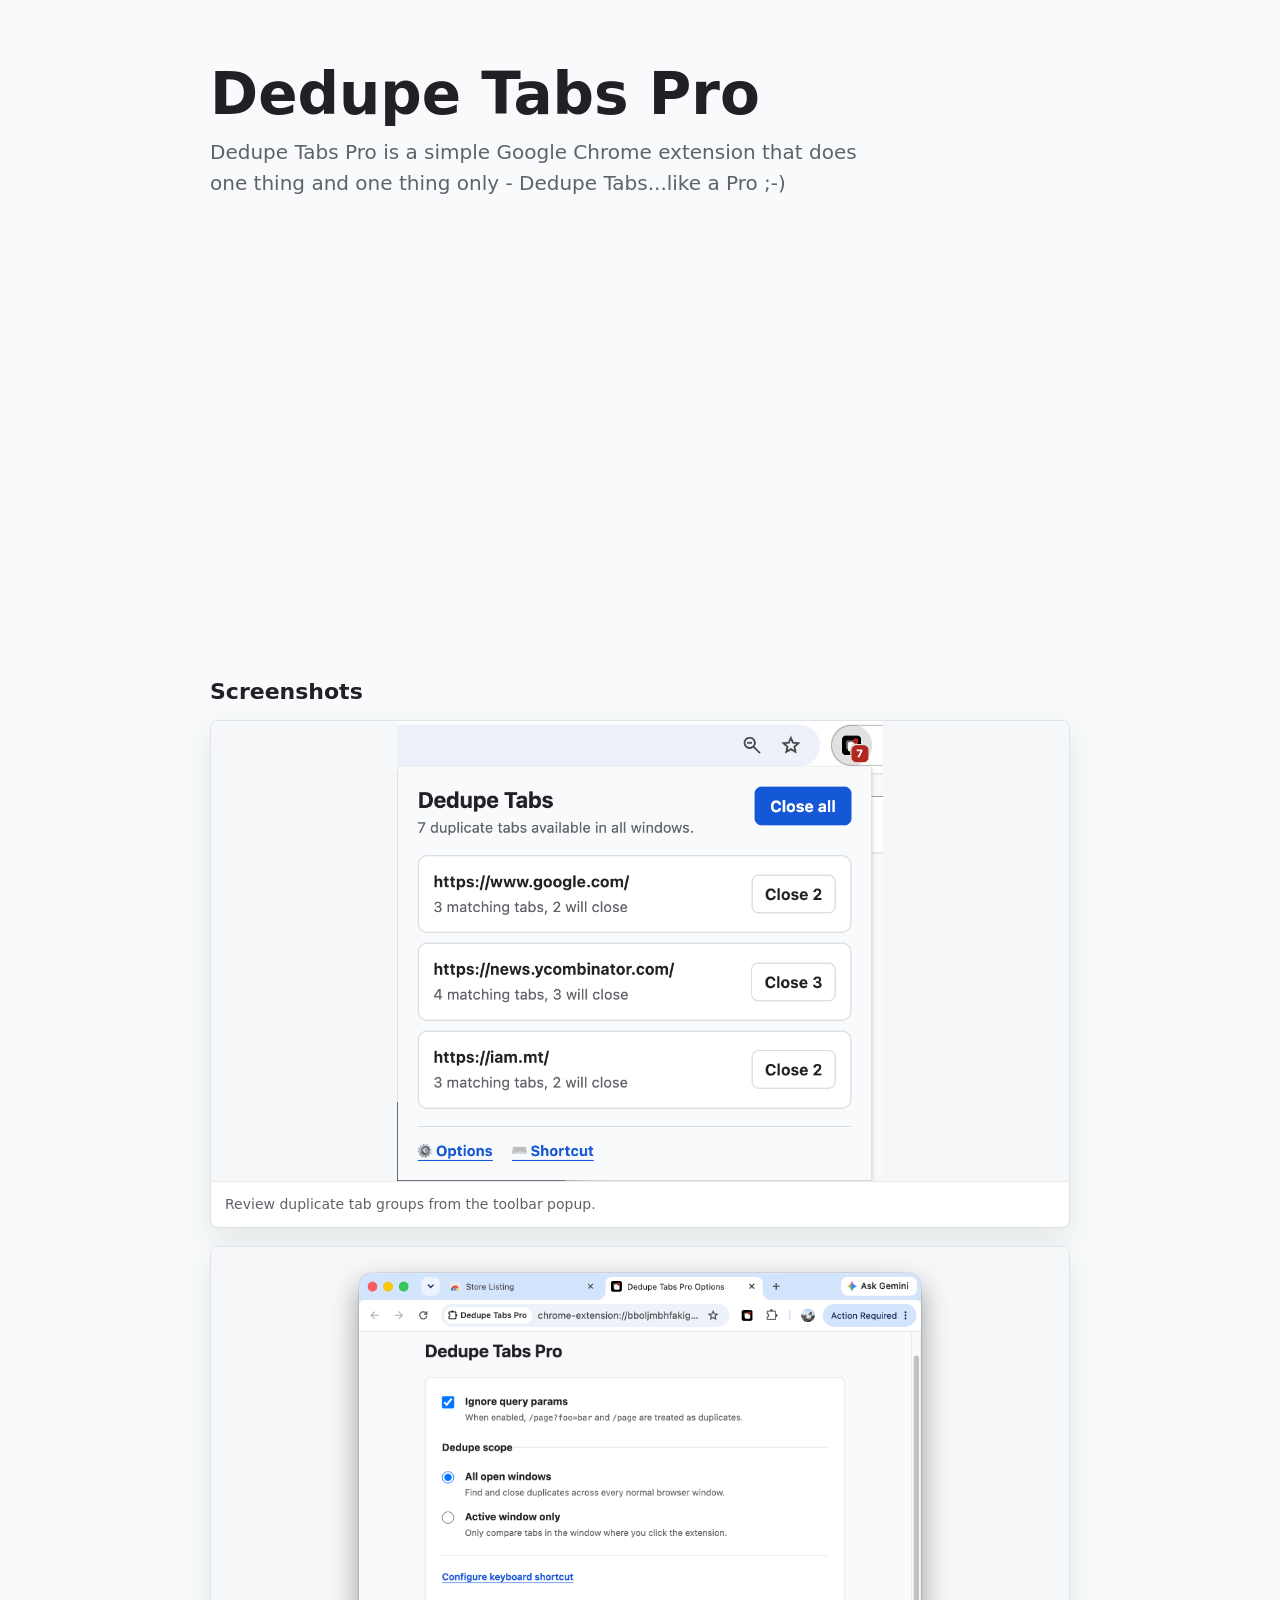
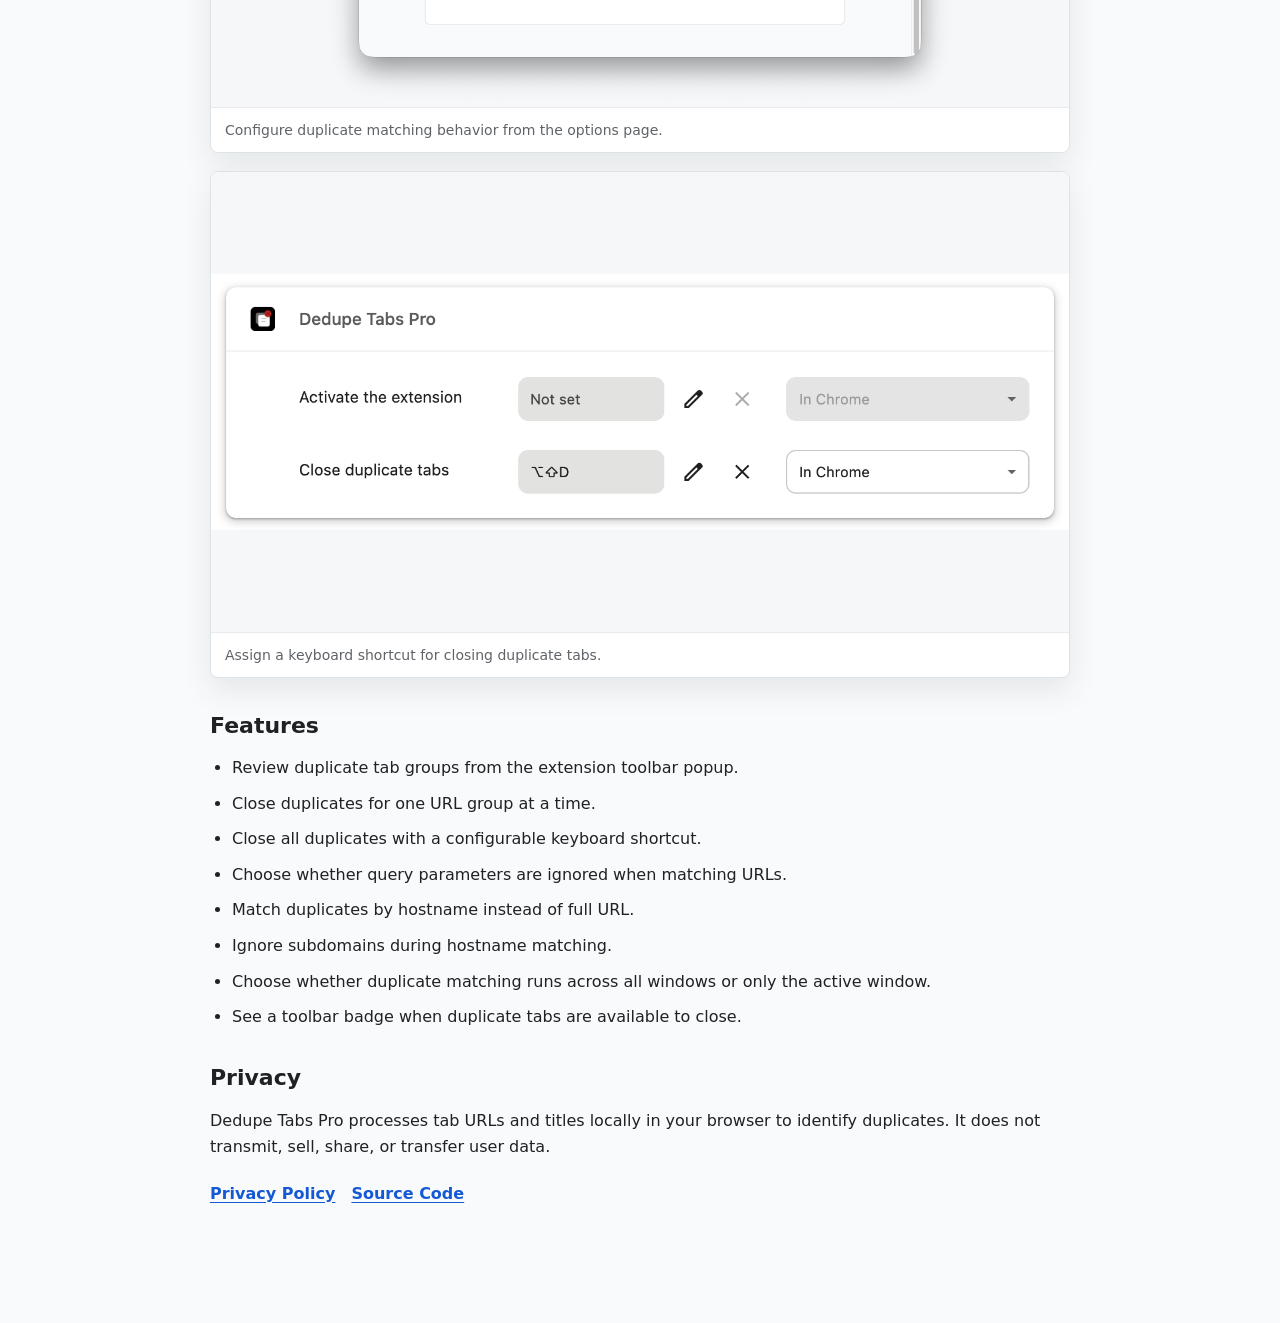
<file: index.html>
<!doctype html>
<html lang="en">
  <head>
    <meta charset="utf-8">
    <meta name="viewport" content="width=device-width, initial-scale=1">
    <title>Dedupe Tabs Pro</title>
    <meta
      name="description"
      content="Dedupe Tabs Pro is a Chrome extension for reviewing and closing duplicate browser tabs."
    >
    <style>
      :root {
        color-scheme: light dark;
        font-family:
          Inter, ui-sans-serif, system-ui, -apple-system, BlinkMacSystemFont,
          "Segoe UI", sans-serif;
      }

      body {
        margin: 0;
        color: #202124;
        background: #f8fafb;
      }

      main {
        width: min(860px, calc(100vw - 40px));
        margin: 64px auto;
        padding-bottom: 56px;
      }

      header {
        margin-bottom: 36px;
      }

      h1 {
        margin: 0 0 12px;
        font-size: clamp(34px, 6vw, 58px);
        line-height: 1.05;
        letter-spacing: 0;
      }

      .summary {
        max-width: 680px;
        margin: 0;
        color: #5f6368;
        font-size: 20px;
        line-height: 1.55;
      }

      section {
        margin-top: 34px;
      }

      .video {
        aspect-ratio: 16 / 9;
        width: min(100%, 720px);
        margin-top: 30px;
      }

      .video iframe {
        width: 100%;
        height: 100%;
        border: 0;
      }

      .screenshots {
        display: grid;
        gap: 18px;
      }

      figure {
        margin: 0;
        overflow: hidden;
        border: 1px solid #dfe3e8;
        border-radius: 8px;
        background: #fff;
        box-shadow: 0 12px 30px rgb(60 64 67 / 10%);
      }

      figure img {
        display: block;
        width: 100%;
        height: clamp(220px, 52vw, 460px);
        object-fit: contain;
        background: #f5f7f9;
      }

      figcaption {
        padding: 12px 14px;
        border-top: 1px solid #e8eaed;
        color: #5f6368;
        font-size: 14px;
        line-height: 1.45;
      }

      h2 {
        margin: 0 0 14px;
        font-size: 22px;
        line-height: 1.3;
        letter-spacing: 0;
      }

      ul {
        display: grid;
        gap: 10px;
        margin: 0;
        padding-left: 22px;
      }

      li,
      p {
        font-size: 16px;
        line-height: 1.6;
      }

      .links {
        display: flex;
        flex-wrap: wrap;
        gap: 16px;
        margin-top: 24px;
      }

      a {
        color: #1558d6;
        font-weight: 650;
        text-underline-offset: 3px;
      }

      @media (prefers-color-scheme: dark) {
        body {
          color: #e8eaed;
          background: #202124;
        }

        .summary {
          color: #bdc1c6;
        }

        figure {
          border-color: #3c4043;
          background: #2d2f31;
          box-shadow: none;
        }

        figure img {
          background: #181a1b;
        }

        figcaption {
          border-top-color: #3c4043;
          color: #bdc1c6;
        }

        a {
          color: #8ab4f8;
        }
      }
    </style>
  </head>
  <body>
    <main>
      <header>
        <h1>Dedupe Tabs Pro</h1>
        <p class="summary">Dedupe Tabs Pro is a simple Google Chrome extension that does one thing and one thing only - Dedupe Tabs...like a Pro ;-)</p>
      </header>

      <div class="video">
        <iframe width="560" height="315" src="https://www.youtube.com/embed/mPGm8W2i4CU?si=3L1rfB7bMEi32FeS"
          title="Dedupe Tabs Pro demo video"
          allow="accelerometer; autoplay; clipboard-write; encrypted-media; gyroscope; picture-in-picture; web-share"
          referrerpolicy="strict-origin-when-cross-origin" allowfullscreen></iframe>
      </div>

      <section aria-labelledby="screenshots-heading">
        <h2 id="screenshots-heading">Screenshots</h2>
        <div class="screenshots">
          <figure>
            <img src="assets/popup.png" alt="Dedupe Tabs Pro popup showing duplicate tab groups and close buttons." width="802" height="758">
            <figcaption>Review duplicate tab groups from the toolbar popup.</figcaption>
          </figure>
          <figure>
            <img src="assets/options.png" alt="Dedupe Tabs Pro options page with URL matching and window scope settings." width="1884" height="1360" loading="lazy" decoding="async">
            <figcaption>Configure duplicate matching behavior from the options page.</figcaption>
          </figure>
          <figure>
            <img src="assets/shortcut.png" alt="Chrome extension shortcuts page showing a shortcut for closing duplicate tabs." width="1410" height="422" loading="lazy" decoding="async">
            <figcaption>Assign a keyboard shortcut for closing duplicate tabs.</figcaption>
          </figure>
        </div>
      </section>

      <section aria-labelledby="features-heading">
        <h2 id="features-heading">Features</h2>
        <ul>
          <li>Review duplicate tab groups from the extension toolbar popup.</li>
          <li>Close duplicates for one URL group at a time.</li>
          <li>Close all duplicates with a configurable keyboard shortcut.</li>
          <li>Choose whether query parameters are ignored when matching URLs.</li>
          <li>Match duplicates by hostname instead of full URL.</li>
          <li>Ignore subdomains during hostname matching.</li>
          <li>Choose whether duplicate matching runs across all windows or only the active window.</li>
          <li>See a toolbar badge when duplicate tabs are available to close.</li>
        </ul>
      </section>

      <section aria-labelledby="privacy-heading">
        <h2 id="privacy-heading">Privacy</h2>
        <p>Dedupe Tabs Pro processes tab URLs and titles locally in your browser to identify duplicates. It does not transmit, sell, share, or transfer user data.</p>
        <div class="links">
          <a href="privacy.html">Privacy Policy</a>
          <a href="https://github.com/mohnish/dedupe-tabs-pro">Source Code</a>
        </div>
      </section>
    </main>
  </body>
</html>
</file>
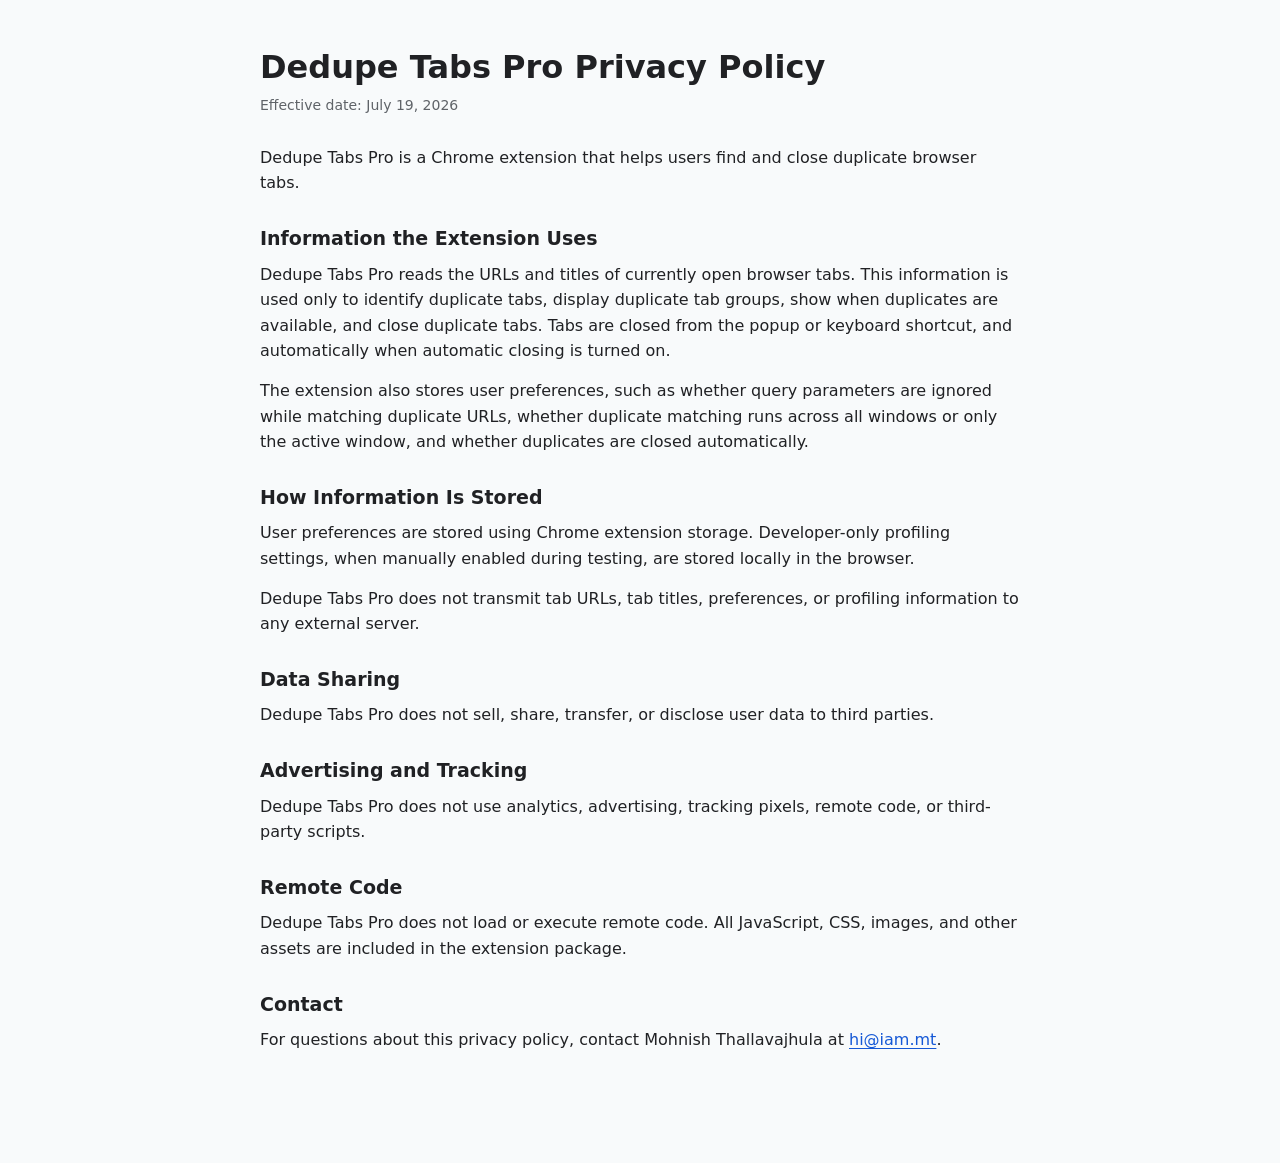
<file: privacy.html>
<!doctype html>
<html lang="en">
  <head>
    <meta charset="utf-8">
    <meta name="viewport" content="width=device-width, initial-scale=1">
    <title>Dedupe Tabs Pro Privacy Policy</title>
    <style>
      :root {
        color-scheme: light dark;
        font-family:
          Inter, ui-sans-serif, system-ui, -apple-system, BlinkMacSystemFont,
          "Segoe UI", sans-serif;
      }

      body {
        margin: 0;
        color: #202124;
        background: #f8fafb;
      }

      main {
        width: min(760px, calc(100vw - 40px));
        margin: 48px auto;
        padding-bottom: 48px;
      }

      h1 {
        margin: 0 0 8px;
        font-size: 32px;
        line-height: 1.2;
        letter-spacing: 0;
      }

      .effective-date {
        margin: 0 0 28px;
        color: #5f6368;
        font-size: 14px;
      }

      h2 {
        margin: 30px 0 10px;
        font-size: 19px;
        line-height: 1.35;
        letter-spacing: 0;
      }

      p {
        margin: 0 0 14px;
        font-size: 16px;
        line-height: 1.6;
      }

      a {
        color: #1558d6;
        text-underline-offset: 3px;
      }

      @media (prefers-color-scheme: dark) {
        body {
          color: #e8eaed;
          background: #202124;
        }

        .effective-date {
          color: #bdc1c6;
        }

        a {
          color: #8ab4f8;
        }
      }
    </style>
  </head>
  <body>
    <main>
      <h1>Dedupe Tabs Pro Privacy Policy</h1>
      <p class="effective-date">Effective date: July 19, 2026</p>

      <p>Dedupe Tabs Pro is a Chrome extension that helps users find and close duplicate browser tabs.</p>

      <h2>Information the Extension Uses</h2>
      <p>Dedupe Tabs Pro reads the URLs and titles of currently open browser tabs. This information is used only to identify duplicate tabs, display duplicate tab groups, show when duplicates are available, and close duplicate tabs. Tabs are closed from the popup or keyboard shortcut, and automatically when automatic closing is turned on.</p>
      <p>The extension also stores user preferences, such as whether query parameters are ignored while matching duplicate URLs, whether duplicate matching runs across all windows or only the active window, and whether duplicates are closed automatically.</p>

      <h2>How Information Is Stored</h2>
      <p>User preferences are stored using Chrome extension storage. Developer-only profiling settings, when manually enabled during testing, are stored locally in the browser.</p>
      <p>Dedupe Tabs Pro does not transmit tab URLs, tab titles, preferences, or profiling information to any external server.</p>

      <h2>Data Sharing</h2>
      <p>Dedupe Tabs Pro does not sell, share, transfer, or disclose user data to third parties.</p>

      <h2>Advertising and Tracking</h2>
      <p>Dedupe Tabs Pro does not use analytics, advertising, tracking pixels, remote code, or third-party scripts.</p>

      <h2>Remote Code</h2>
      <p>Dedupe Tabs Pro does not load or execute remote code. All JavaScript, CSS, images, and other assets are included in the extension package.</p>

      <h2>Contact</h2>
      <p>For questions about this privacy policy, contact Mohnish Thallavajhula at <a href="mailto:hi@iam.mt">hi@iam.mt</a>.</p>
    </main>
  </body>
</html>
</file>
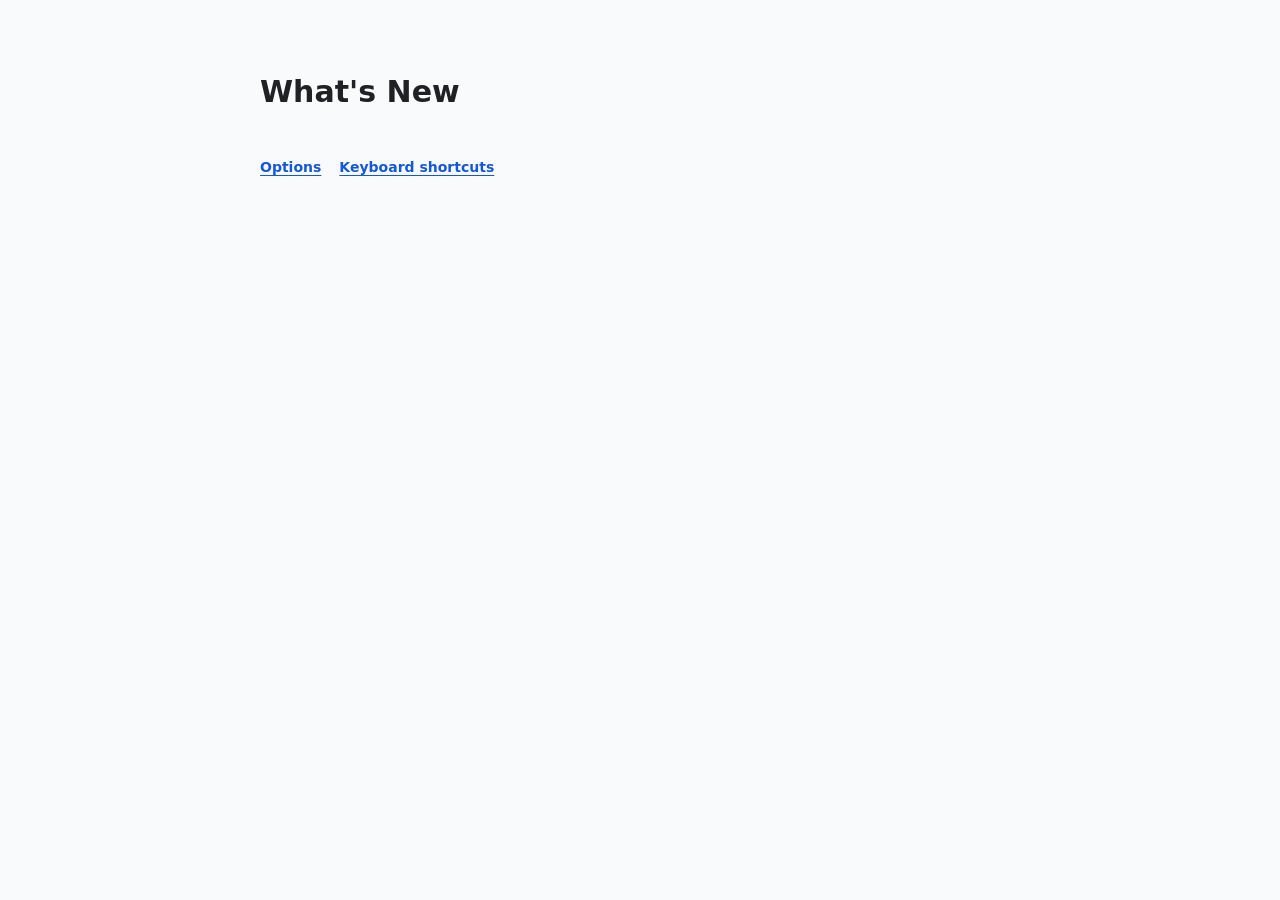
<file: src/changelog.html>
<!doctype html>
<html lang="en">
  <head>
    <meta charset="utf-8">
    <meta name="viewport" content="width=device-width, initial-scale=1">
    <title>What's New in Dedupe Tabs Pro</title>
    <link rel="stylesheet" href="changelog.css">
  </head>
  <body>
    <main class="changelog-panel">
      <header>
        <p id="version-context" class="version-context"></p>
        <h1>What's New</h1>
      </header>

      <section id="changelog-list" class="changelog-list" aria-label="Changes"></section>

      <nav class="actions" aria-label="Extension pages">
        <a id="options-link" href="options.html">Options</a>
        <a id="shortcut-settings-link" href="chrome://extensions/shortcuts">
          Keyboard shortcuts
        </a>
      </nav>
    </main>

    <script src="changelog.js"></script>
  </body>
</html>
</file>
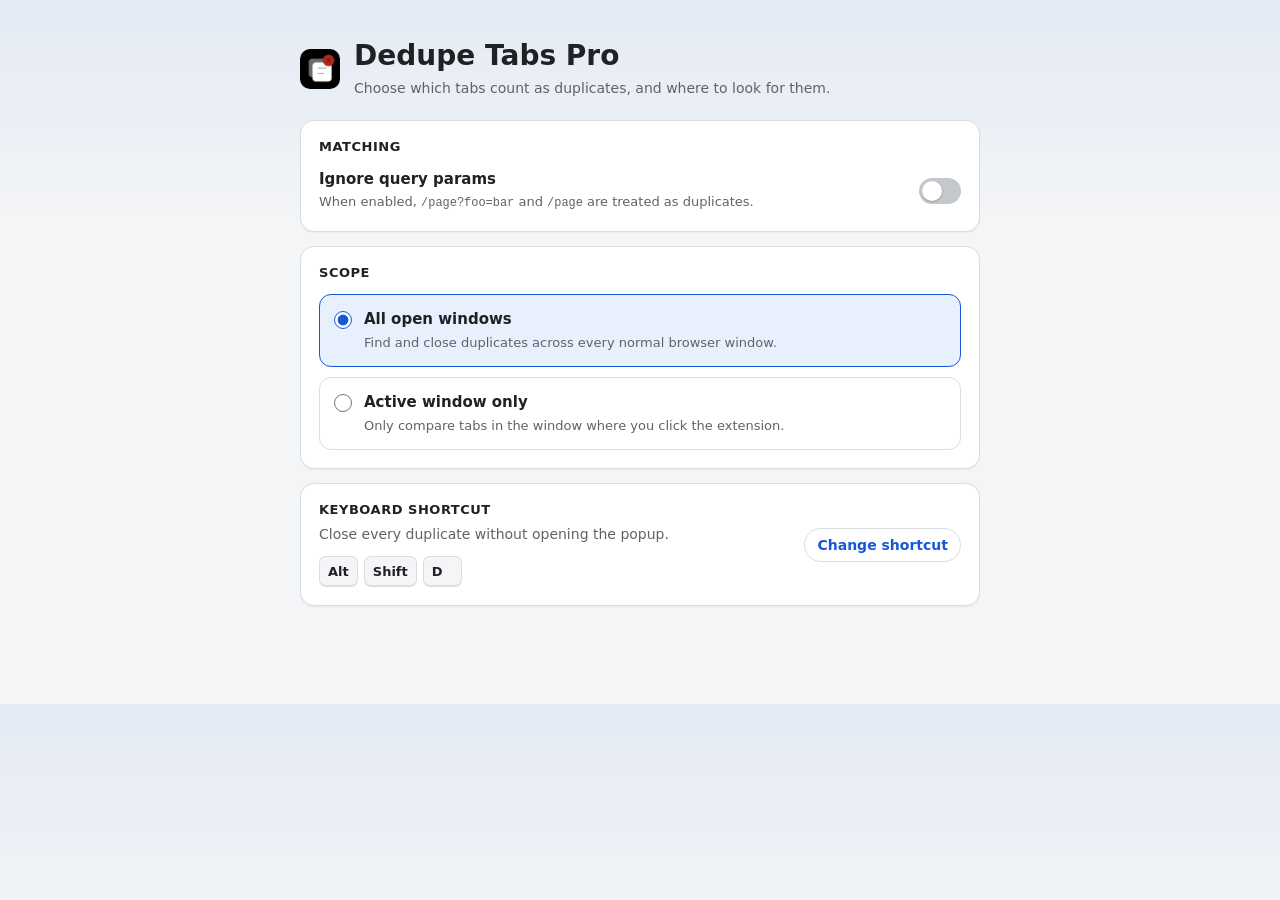
<file: src/options.html>
<!doctype html>
<html lang="en">
  <head>
    <meta charset="utf-8">
    <meta name="viewport" content="width=device-width, initial-scale=1">
    <title>Dedupe Tabs Pro Options</title>
    <link rel="stylesheet" href="options.css">
  </head>
  <body>
    <main class="options-panel">
      <header class="options-header">
        <img src="../icons/icon48.png" width="40" height="40" alt="">
        <div>
          <h1>Dedupe Tabs Pro</h1>
          <p>Choose which tabs count as duplicates, and where to look for them.</p>
        </div>
      </header>

      <form id="options-form" autocomplete="off">
        <section class="card">
          <h2>Matching</h2>
          <label class="setting">
            <span class="setting-copy">
              <strong>Ignore query params</strong>
              <small>When enabled, <code>/page?foo=bar</code> and <code>/page</code> are treated as duplicates.</small>
            </span>
            <span class="switch">
              <input id="ignore-query-params" type="checkbox">
              <span class="switch-track" aria-hidden="true"></span>
            </span>
          </label>
        </section>

        <section class="card">
          <h2>Scope</h2>
          <fieldset class="choices">
            <legend class="visually-hidden">Dedupe scope</legend>

            <label class="choice">
              <input type="radio" name="dedupe-scope" value="allWindows" checked>
              <span>
                <strong>All open windows</strong>
                <small>Find and close duplicates across every normal browser window.</small>
              </span>
            </label>

            <label class="choice">
              <input type="radio" name="dedupe-scope" value="activeWindow">
              <span>
                <strong>Active window only</strong>
                <small>Only compare tabs in the window where you click the extension.</small>
              </span>
            </label>
          </fieldset>
        </section>

        <section class="card shortcut-card">
          <div>
            <h2>Keyboard shortcut</h2>
            <p class="section-note">Close every duplicate without opening the popup.</p>
            <p id="shortcut-keys" class="keys" aria-live="polite">
              <kbd>Alt</kbd>
              <kbd>Shift</kbd>
              <kbd>D</kbd>
            </p>
          </div>
          <a id="shortcut-settings-link" class="text-button" href="chrome://extensions/shortcuts">
            Change shortcut
          </a>
        </section>

        <p id="status" class="status" role="status" aria-live="polite"></p>
      </form>
    </main>

    <script src="options.js"></script>
  </body>
</html>
</file>
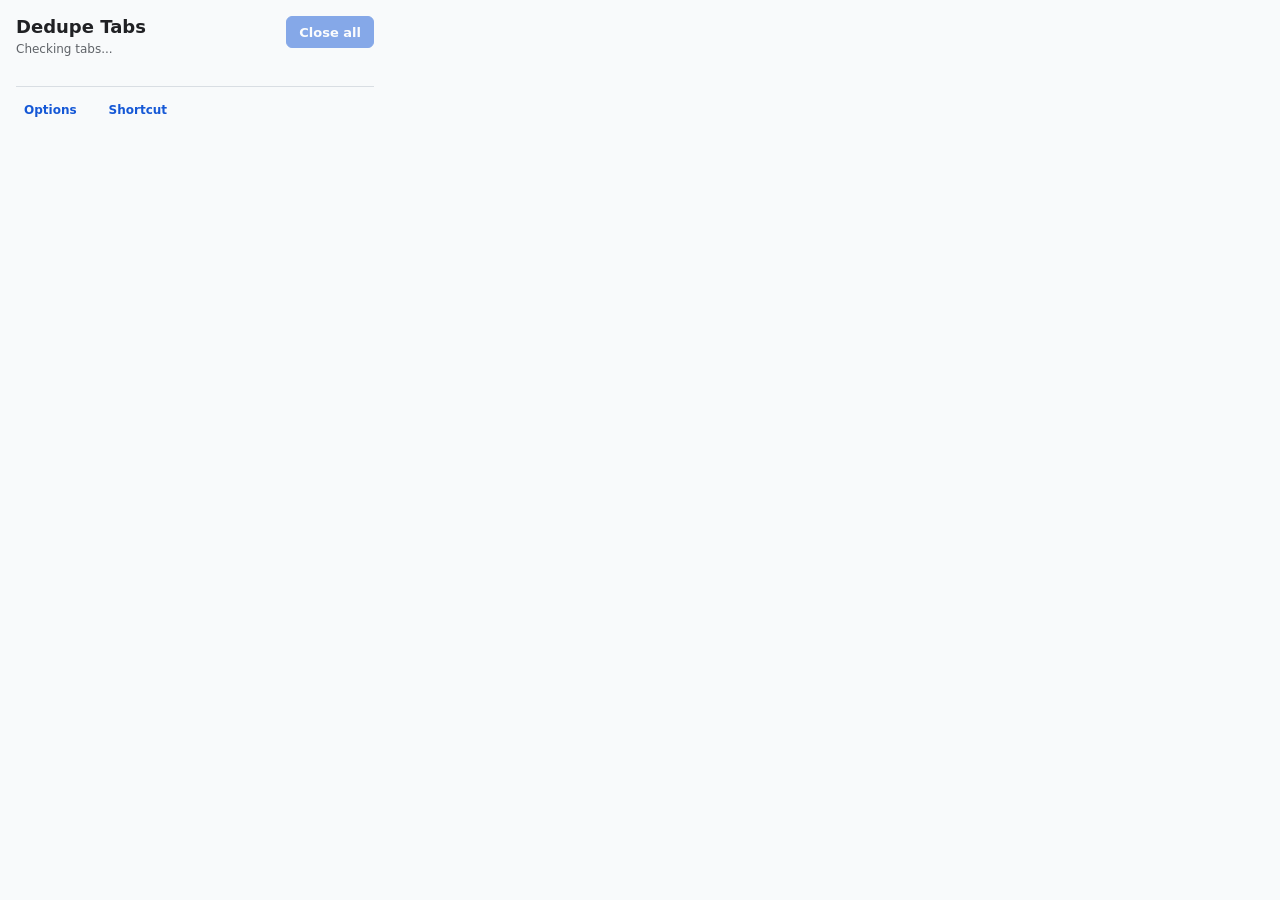
<file: src/popup.html>
<!doctype html>
<html lang="en">
  <head>
    <meta charset="utf-8">
    <meta name="viewport" content="width=device-width, initial-scale=1">
    <title>Dedupe Tabs Pro</title>
    <link rel="stylesheet" href="popup.css">
  </head>
  <body>
    <main class="popup-shell">
      <header class="popup-header">
        <div>
          <h1>Dedupe Tabs</h1>
          <p id="summary" class="summary">Checking tabs...</p>
        </div>
        <button id="close-all" class="primary-button" type="button" disabled>
          Close all
        </button>
      </header>

      <section id="duplicate-groups" class="duplicate-groups" aria-live="polite"></section>

      <footer class="popup-footer">
        <a href="options.html" target="_blank">Options</a>
        <a id="shortcut-settings-link" href="chrome://extensions/shortcuts">
          Shortcut
        </a>
      </footer>
    </main>

    <template id="duplicate-group-template">
      <article class="duplicate-group">
        <div class="group-main">
          <h2 class="group-url"></h2>
          <p class="group-meta"></p>
        </div>
        <button class="secondary-button close-group" type="button"></button>
      </article>
    </template>

    <script src="popup.js"></script>
  </body>
</html>
</file>
<file: src/changelog.css>
:root {
  color-scheme: light dark;
  font-family:
    Inter, ui-sans-serif, system-ui, -apple-system, BlinkMacSystemFont, "Segoe UI",
    sans-serif;
}

body {
  margin: 0;
  color: #202124;
  background: #f8fafb;
}

.changelog-panel {
  width: min(760px, calc(100vw - 40px));
  margin: 48px auto;
}

.version-context {
  min-height: 20px;
  margin: 0 0 6px;
  color: #5f6368;
  font-size: 13px;
  line-height: 1.45;
}

h1 {
  margin: 0 0 24px;
  font-size: 30px;
  font-weight: 700;
  letter-spacing: 0;
}

.changelog-list {
  display: grid;
  gap: 18px;
}

.release {
  padding: 22px 24px;
  border: 1px solid #d9dee3;
  border-radius: 8px;
  background: #ffffff;
}

.release h2 {
  margin: 0 0 14px;
  font-size: 18px;
  line-height: 1.35;
  letter-spacing: 0;
}

.release ul {
  margin: 0;
  padding-left: 20px;
}

.release li {
  margin: 8px 0;
  line-height: 1.5;
}

.actions {
  display: flex;
  flex-wrap: wrap;
  gap: 18px;
  margin: 26px 0 0;
}

.actions a {
  color: #1558d6;
  font-size: 14px;
  font-weight: 600;
  text-decoration-thickness: 1px;
  text-underline-offset: 3px;
}

.actions a:focus-visible {
  border-radius: 3px;
  outline: 2px solid #1558d6;
  outline-offset: 3px;
}

@media (prefers-color-scheme: dark) {
  body {
    color: #e8eaed;
    background: #202124;
  }

  .version-context {
    color: #bdc1c6;
  }

  .release {
    border-color: #3c4043;
    background: #292a2d;
  }

  .actions a {
    color: #8ab4f8;
  }
}
</file>
<file: src/options.css>
:root {
  color-scheme: light dark;
  font-family:
    Inter, ui-sans-serif, system-ui, -apple-system, BlinkMacSystemFont, "Segoe UI",
    sans-serif;
  --text: #202124;
  --muted: #5f6368;
  --line: #d9dee3;
  --page: #f3f5f7;
  --card: #ffffff;
  --accent: #1558d6;
  --accent-ink: #ffffff;
  --accent-wash: #e8f0fe;
  --track: #c4c7cc;
  --thumb: #ffffff;
  --saved: #176b4d;
  --shadow: 0 1px 2px rgb(32 33 36 / 6%);
}

body {
  margin: 0;
  color: var(--text);
  background:
    linear-gradient(180deg, rgb(21 88 214 / 7%), transparent 220px),
    var(--page);
}

.options-panel {
  width: min(680px, calc(100vw - 32px));
  margin: 40px auto 64px;
}

.options-header {
  display: flex;
  gap: 14px;
  align-items: center;
  margin-bottom: 22px;
}

.options-header img {
  flex: none;
  border-radius: 10px;
}

h1 {
  margin: 0;
  font-size: 28px;
  font-weight: 680;
  letter-spacing: 0;
  line-height: 1.15;
}

.options-header p,
.section-note {
  margin: 6px 0 0;
  color: var(--muted);
  font-size: 14px;
  line-height: 1.45;
}

form {
  display: grid;
  gap: 14px;
}

.card {
  padding: 18px;
  border: 1px solid var(--line);
  border-radius: 14px;
  background: var(--card);
  box-shadow: var(--shadow);
}

h2 {
  margin: 0 0 14px;
  font-size: 13px;
  font-weight: 700;
  letter-spacing: 0.04em;
  line-height: 1.2;
  text-transform: uppercase;
}

.setting {
  display: flex;
  gap: 18px;
  align-items: center;
  justify-content: space-between;
  cursor: pointer;
}

.setting-copy {
  min-width: 0;
}

strong {
  display: block;
  font-size: 15px;
  font-weight: 650;
  line-height: 1.35;
}

small,
.choice small {
  display: block;
  max-width: 46rem;
  margin-top: 4px;
  color: var(--muted);
  font-size: 13px;
  line-height: 1.45;
}

code {
  font-family: "SFMono-Regular", Consolas, "Liberation Mono", monospace;
  font-size: 0.92em;
}

.switch {
  position: relative;
  flex: none;
  width: 42px;
  height: 26px;
}

.switch input {
  position: absolute;
  inset: 0;
  z-index: 1;
  margin: 0;
  opacity: 0;
  cursor: pointer;
}

.switch-track {
  display: block;
  width: 42px;
  height: 26px;
  border-radius: 999px;
  background: var(--track);
}

.switch-track::after {
  content: "";
  position: absolute;
  top: 3px;
  left: 3px;
  width: 20px;
  height: 20px;
  border-radius: 50%;
  background: var(--thumb);
  box-shadow: 0 1px 2px rgb(32 33 36 / 28%);
  transition: transform 140ms ease;
}

.switch input:checked + .switch-track {
  background: var(--accent);
}

.switch input:checked + .switch-track::after {
  transform: translateX(16px);
}

.switch input:focus-visible + .switch-track {
  outline: 2px solid var(--accent);
  outline-offset: 3px;
}

.choices {
  display: grid;
  gap: 10px;
  margin: 0;
  padding: 0;
  border: 0;
}

.choice {
  display: grid;
  grid-template-columns: 18px minmax(0, 1fr);
  gap: 12px;
  align-items: start;
  margin: 0;
  padding: 14px;
  border: 1px solid var(--line);
  border-radius: 12px;
  background: transparent;
  cursor: pointer;
}

.choice:has(input:checked) {
  border-color: var(--accent);
  background: var(--accent-wash);
}

.choice input {
  width: 18px;
  height: 18px;
  margin: 2px 0 0;
  accent-color: var(--accent);
}

.choice:has(input:focus-visible) {
  outline: 2px solid var(--accent);
  outline-offset: 2px;
}

.shortcut-card {
  display: flex;
  gap: 16px;
  align-items: center;
  justify-content: space-between;
}

.shortcut-card h2 {
  margin-bottom: 0;
}

.keys {
  display: flex;
  flex-wrap: wrap;
  gap: 6px;
  align-items: center;
  margin: 12px 0 0;
}

kbd {
  display: inline-flex;
  align-items: center;
  min-width: 1.6em;
  min-height: 28px;
  padding: 0 8px;
  border: 1px solid var(--line);
  border-bottom-width: 2px;
  border-radius: 7px;
  background: var(--page);
  color: var(--text);
  font-family: inherit;
  font-size: 13px;
  font-weight: 650;
  line-height: 1;
}

.keys-empty {
  color: var(--muted);
  font-size: 14px;
}

.text-button {
  flex: none;
  padding: 8px 12px;
  border: 1px solid var(--line);
  border-radius: 999px;
  color: var(--accent);
  background: var(--card);
  font-size: 14px;
  font-weight: 650;
  text-decoration: none;
}

.text-button:hover {
  border-color: var(--accent);
}

.text-button:focus-visible {
  outline: 2px solid var(--accent);
  outline-offset: 3px;
}

.status {
  min-height: 20px;
  margin: 0;
  color: var(--saved);
  font-size: 13px;
  font-weight: 650;
}

.visually-hidden {
  position: absolute;
  width: 1px;
  height: 1px;
  padding: 0;
  overflow: hidden;
  clip: rect(0 0 0 0);
  white-space: nowrap;
  border: 0;
}

@media (max-width: 560px) {
  .options-panel {
    margin-top: 24px;
  }

  .shortcut-card {
    align-items: flex-start;
    flex-direction: column;
  }

  h1 {
    font-size: 24px;
  }
}

@media (prefers-color-scheme: dark) {
  :root {
    --text: #e8eaed;
    --muted: #bdc1c6;
    --line: #3c4043;
    --page: #202124;
    --card: #292a2d;
    --accent: #8ab4f8;
    --accent-ink: #202124;
    --accent-wash: #24344a;
    --track: #5f6368;
    --thumb: #f8f9fa;
    --saved: #81c995;
    --shadow: none;
  }

  body {
    background:
      linear-gradient(180deg, rgb(138 180 248 / 8%), transparent 220px),
      var(--page);
  }
}
</file>
<file: src/popup.css>
:root {
  color-scheme: light dark;
  font-family:
    Inter, ui-sans-serif, system-ui, -apple-system, BlinkMacSystemFont, "Segoe UI",
    sans-serif;
}

body {
  width: 390px;
  margin: 0;
  color: #202124;
  background: #f8fafb;
}

.popup-shell {
  padding: 16px;
}

.popup-header {
  display: grid;
  grid-template-columns: 1fr auto;
  gap: 12px;
  align-items: start;
}

h1 {
  margin: 0;
  font-size: 18px;
  font-weight: 700;
  letter-spacing: 0;
}

.summary {
  margin: 4px 0 0;
  color: #5f6368;
  font-size: 12px;
  line-height: 1.4;
}

button {
  min-height: 32px;
  border-radius: 6px;
  font: inherit;
  font-size: 13px;
  font-weight: 650;
  cursor: pointer;
}

button:disabled {
  cursor: default;
  opacity: 0.5;
}

.primary-button {
  border: 1px solid #1558d6;
  color: #ffffff;
  background: #1558d6;
  padding: 0 12px;
}

.secondary-button {
  border: 1px solid #d9dee3;
  color: #202124;
  background: #ffffff;
  padding: 0 10px;
}

.duplicate-groups {
  display: grid;
  gap: 8px;
  margin: 14px 0 0;
  max-height: 360px;
  overflow: auto;
}

.duplicate-group {
  display: grid;
  grid-template-columns: minmax(0, 1fr) auto;
  gap: 12px;
  align-items: center;
  padding: 12px;
  border: 1px solid #d9dee3;
  border-radius: 8px;
  background: #ffffff;
}

.group-main {
  min-width: 0;
}

.group-url {
  margin: 0;
  overflow: hidden;
  font-size: 13px;
  font-weight: 650;
  line-height: 1.35;
  letter-spacing: 0;
  text-overflow: ellipsis;
  white-space: nowrap;
}

.group-meta {
  margin: 4px 0 0;
  color: #5f6368;
  font-size: 12px;
  line-height: 1.4;
}

.empty-state,
.error-state {
  margin: 14px 0 0;
  padding: 16px;
  border: 1px solid #d9dee3;
  border-radius: 8px;
  background: #ffffff;
  color: #5f6368;
  font-size: 13px;
  line-height: 1.45;
}

.error-state {
  color: #b3261e;
}

.popup-footer {
  display: flex;
  gap: 16px;
  margin: 14px 0 0;
  padding-top: 12px;
  border-top: 1px solid #d9dee3;
}

.popup-footer a {
  padding: 4px 8px;
  border-radius: 999px;
  color: #1558d6;
  font-size: 12px;
  font-weight: 650;
  text-decoration: none;
}

.popup-footer a:hover {
  background: #e8f0fe;
}

.popup-footer a:focus-visible {
  outline: 2px solid #1558d6;
  outline-offset: 2px;
}

@media (prefers-color-scheme: dark) {
  body {
    color: #e8eaed;
    background: #202124;
  }

  .summary,
  .group-meta,
  .empty-state {
    color: #bdc1c6;
  }

  .secondary-button,
  .duplicate-group,
  .empty-state,
  .error-state {
    border-color: #3c4043;
    color: #e8eaed;
    background: #292a2d;
  }

  .popup-footer {
    border-top-color: #3c4043;
  }

  .popup-footer a {
    color: #8ab4f8;
  }

  .popup-footer a:hover {
    background: #24344a;
  }
}
</file>
